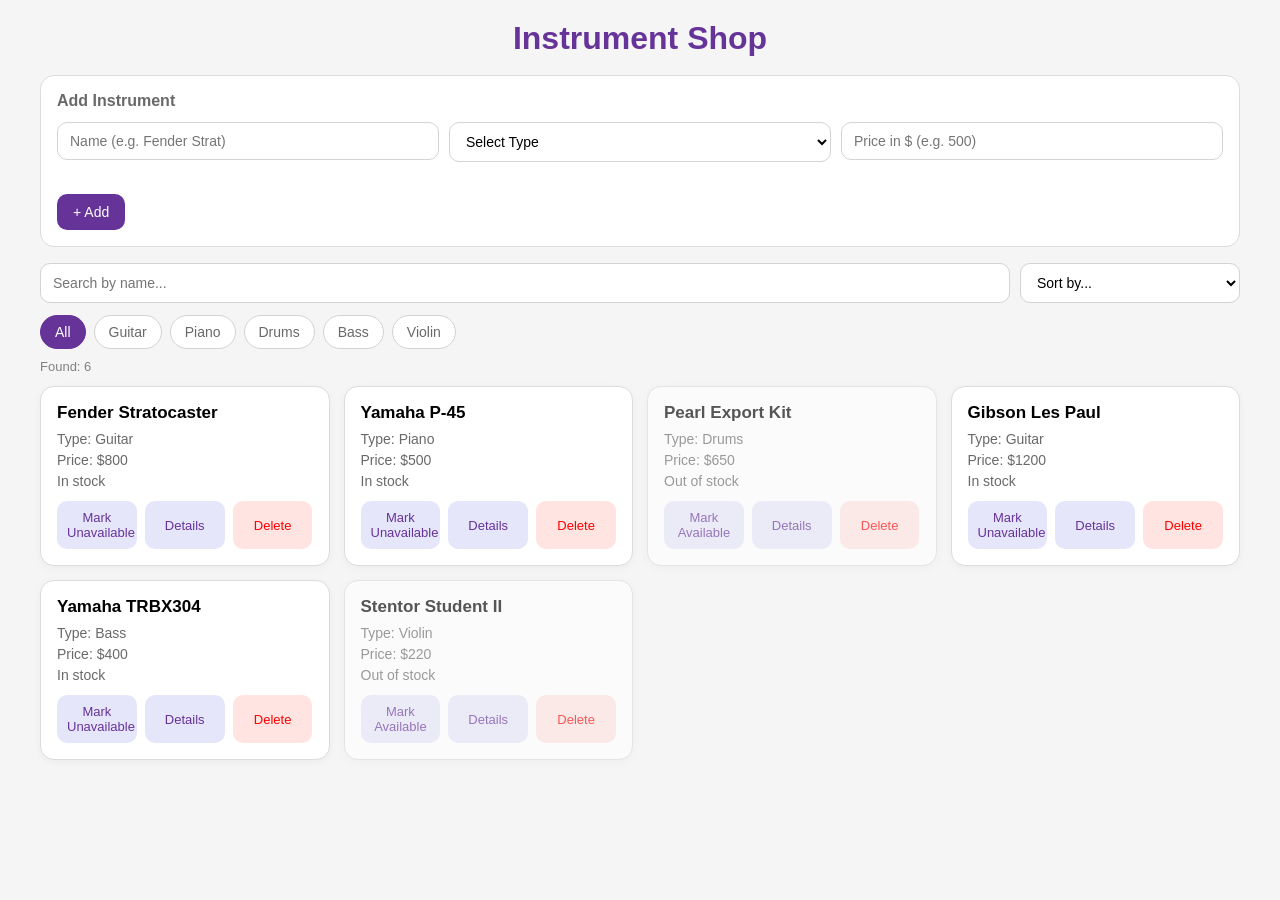
<file: individual/index.html>
<!DOCTYPE html>
<html lang="ru">
<head>
  <meta charset="UTF-8">
  <meta name="viewport" content="width=device-width, initial-scale=1.0">
  <title>Instrument Shop</title>
  <link rel="stylesheet" href="css/style.css">
</head>
<body>
  <div class="container">
    <h1>Instrument Shop</h1>

    <div class="form-box">
      <h2>Add Instrument</h2>
      <div class="form-row">
        <div>
          <input type="text" id="name" placeholder="Name (e.g. Fender Strat)">
          <span class="error" id="nameError"></span>
        </div>
        <div>
          <select id="type">
            <option value="">Select Type</option>
            <option value="Guitar">Guitar</option>
            <option value="Bass">Bass</option>
            <option value="Piano">Piano</option>
            <option value="Drums">Drums</option>
            <option value="Violin">Violin</option>
          </select>
          <span class="error" id="typeError"></span>
        </div>
        <div>
          <input type="number" id="price" placeholder="Price in $ (e.g. 500)" min="1">
          <span class="error" id="priceError"></span>
        </div>
      </div>
      <button id="addBtn">+ Add</button>
    </div>

    <div class="controls">
      <input type="text" id="search" placeholder="Search by name...">
      <select id="sort">
        <option value="">Sort by...</option>
        <option value="price-asc">Price: low to high</option>
        <option value="price-desc">Price: high to low</option>
        <option value="name">Name A-Z</option>
      </select>
    </div>

    <div id="tabs" class="tabs"></div>
    <p id="count" class="count"></p>
    <div id="list" class="list"></div>
  </div>

  <div id="modal" class="modal hidden">
    <div class="modal-box">
      <button id="closeModal" class="close">&times;</button>
      <div id="modalBody"></div>
    </div>
  </div>

  <script type="module" src="js/app.js"></script>
</body>
</html>
</file>
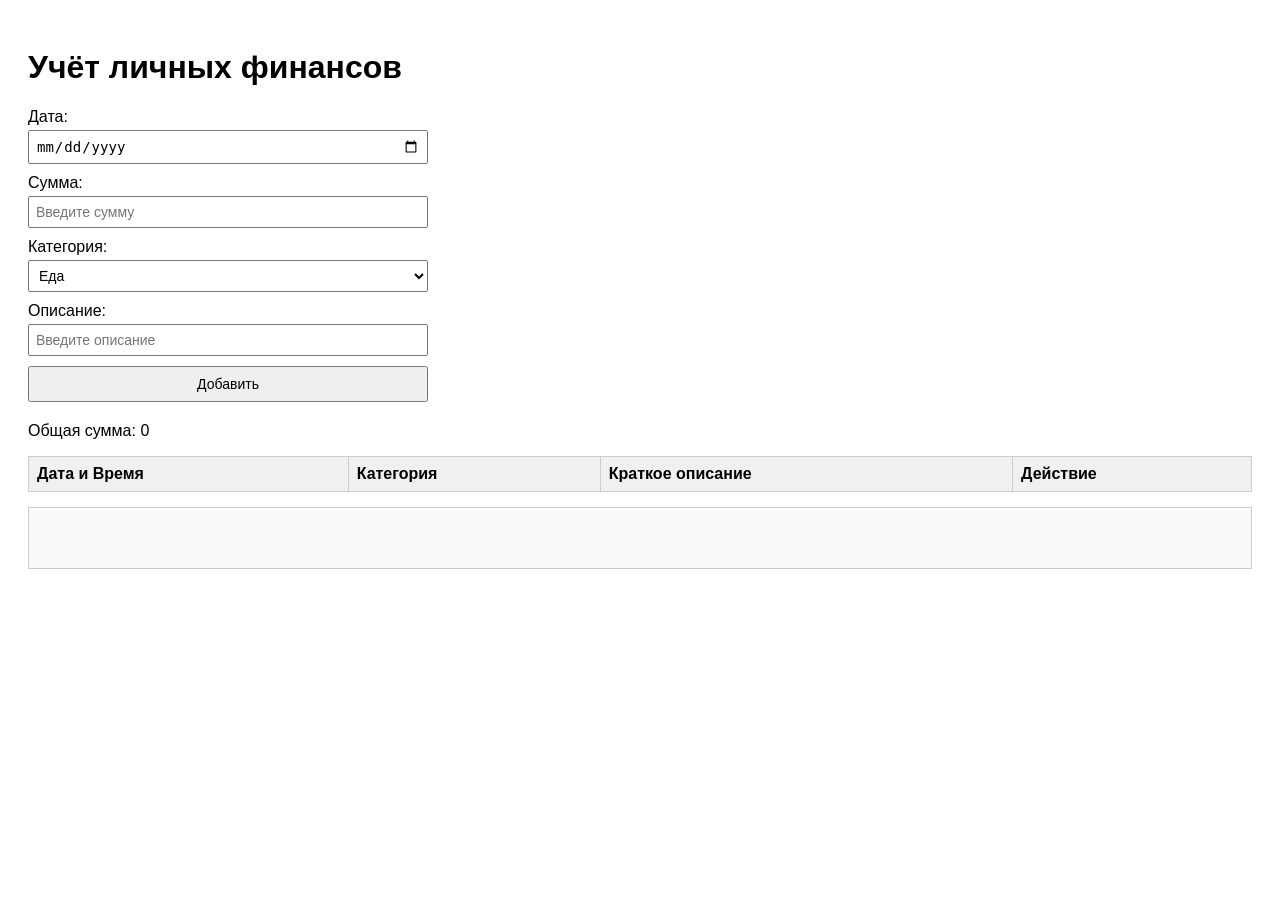
<file: lab5/lab5/index.html>
<!DOCTYPE html>
<html lang="ru">
<head>
    <meta charset="UTF-8">
    <title>Учёт личных финансов</title>
    <link rel="stylesheet" href="style.css">
</head>
<body>

    <h1>Учёт личных финансов</h1>

    <form id="transaction-form">
        <label>Дата:
            <input type="date" id="date" required>
        </label>
        <label>Сумма:
            <input type="number" id="amount" placeholder="Введите сумму" required>
        </label>
        <label>Категория:
            <select id="category">
                <option value="Еда">Еда</option>
                <option value="Транспорт">Транспорт</option>
                <option value="Зарплата">Зарплата</option>
                <option value="Развлечения">Развлечения</option>
                <option value="Другое">Другое</option>
            </select>
        </label>
        <label>Описание:
            <input type="text" id="description" placeholder="Введите описание" required>
        </label>
        <button type="submit">Добавить</button>
    </form>

    <p>Общая сумма: <span id="total">0</span></p>

    <table id="transaction-table">
        <thead>
            <tr>
                <th>Дата и Время</th>
                <th>Категория</th>
                <th>Краткое описание</th>
                <th>Действие</th>
            </tr>
        </thead>
        <tbody id="table-body">
        </tbody>
    </table>

    <div id="description-block"></div>

    <script type="module" src="src/index.js"></script>
</body>
</html>
</file>
<file: individual/css/style.css>
* {
  margin: 0;
  padding: 0;
  box-sizing: border-box;
}

body {
background: whitesmoke;
font-family: 'Segoe UI', Arial, sans-serif;
color: black;
}

.container {
width: min(1200px, calc(100% - 24px));
margin: 0 auto;
padding: 20px 0 28px;
}

h1 {
text-align: center;
font-size: 32px;
color: rebeccapurple;
margin-bottom: 18px;
font-weight: 700;
}

.form-box {
background: white;
border: 1px solid gainsboro;
border-radius: 14px;
padding: 16px;
margin-bottom: 16px;
}

.form-box h2 {
font-size: 16px;
color: dimgray;
margin-bottom: 12px;
font-weight: 600;
}

.form-row {
display: grid;
grid-template-columns: repeat(3, minmax(0, 1fr));
gap: 10px;
margin-bottom: 12px;
}

.form-row > div {
min-width: 0;
}

input,
select {
width: 100%;
padding: 10px 12px;
border: 1px solid lightgray;
border-radius: 10px;
font-size: 14px;
background: white;
outline: none;
}

input:focus,
select:focus {
border-color: rebeccapurple;
}

.error {
display: block;
min-height: 16px;
margin-top: 4px;
font-size: 12px;
color: red;
}

button {
border: none;
border-radius: 10px;
padding: 10px 16px;
font-size: 14px;
cursor: pointer;
}

#addBtn {
background: rebeccapurple;
color: white;
}

#addBtn:hover {
background: indigo;
}

.controls {
display: grid;
grid-template-columns: 1fr 220px;
gap: 10px;
margin-bottom: 12px;
}

.tabs {
display: flex;
gap: 8px;
flex-wrap: wrap;
margin-bottom: 10px;
}

.tab {
padding: 8px 14px;
border: 1px solid lightgray;
border-radius: 999px;
background: white;
color: dimgray;
}

.tab.active {
background: rebeccapurple;
color: white;
border-color: rebeccapurple;
}

.count {
font-size: 13px;
color: gray;
margin-bottom: 12px;
}

.list {
display: grid;
grid-template-columns: repeat(auto-fit, minmax(280px, 1fr));
gap: 14px;
}

.card {
background: white;
border: 1px solid gainsboro;
border-radius: 14px;
padding: 16px;
box-shadow: 0 2px 8px rgba(0, 0, 0, 0.04);
}

.card.unavailable {
opacity: 0.65;
}

.card h3 {
font-size: 17px;
margin-bottom: 8px;
}

.card p {
font-size: 14px;
color: dimgray;
margin-bottom: 5px;
}

.actions {
display: flex;
gap: 8px;
margin-top: 12px;
flex-wrap: wrap;
}

.actions button {
flex: 1 1 0;
min-width: 0;
padding: 9px 10px;
font-size: 13px;
}

.toggle-btn {
background: lavender;
color: rebeccapurple;
}

.info-btn {
background: lavender;
color: rebeccapurple;
}

.delete-btn {
background: mistyrose;
color: red;
}

.toggle-btn:hover,
.info-btn:hover {
background: rebeccapurple;
color: white;
}

.delete-btn:hover {
background: red;
color: white;
}

.empty {
grid-column: 1 / -1;
text-align: center;
color: darkgray;
padding: 28px 0;
}

.modal {
position: fixed;
inset: 0;
background: rgba(0, 0, 0, 0.45);
display: flex;
align-items: center;
justify-content: center;
padding: 16px;
z-index: 100;
}

.modal.hidden {
display: none;
}

.modal-box {
width: min(360px, 100%);
background: white;
border-radius: 14px;
padding: 22px 18px 18px;
position: relative;
}

.modal-box h2 {
margin-bottom: 12px;
color: rebeccapurple;
font-size: 18px;
}

.modal-box p {
font-size: 14px;
color: dimgray;
margin-bottom: 8px;
}

.close {
position: absolute;
top: 8px;
right: 10px;
background: none;
font-size: 22px;
color: darkgray;
padding: 4px 8px;
}

.close:hover {
color: red;
}

@media (max-width: 768px) {
.form-row {
grid-template-columns: 1fr;
}

.controls {
grid-template-columns: 1fr;
}

.actions {
flex-direction: column;
}

.actions button {
width: 100%;
}

h1 {
font-size: 28px;
}
}
</file>
<file: lab5/lab5/style.css>
body {
    font-family: Arial, sans-serif;
    padding: 20px;
}

form {
    display: flex;
    flex-direction: column;
    gap: 10px;
    max-width: 400px;
    margin-bottom: 20px;
}

form label {
    display: flex;
    flex-direction: column;
    gap: 4px;
}

form input,
form select {
    padding: 6px;
    font-size: 14px;
}

form button {
    padding: 8px;
    font-size: 14px;
    cursor: pointer;
}

table {
    border-collapse: collapse;
    width: 100%;
    margin-top: 10px;
}

th, td {
    border: 1px solid #ccc;
    padding: 8px;
    text-align: left;
}

th {
    background-color: #f0f0f0;
}

#description-block {
    margin-top: 15px;
    padding: 10px;
    border: 1px solid #ccc;
    min-height: 40px;
    background-color: #fafafa;
}
</file>
